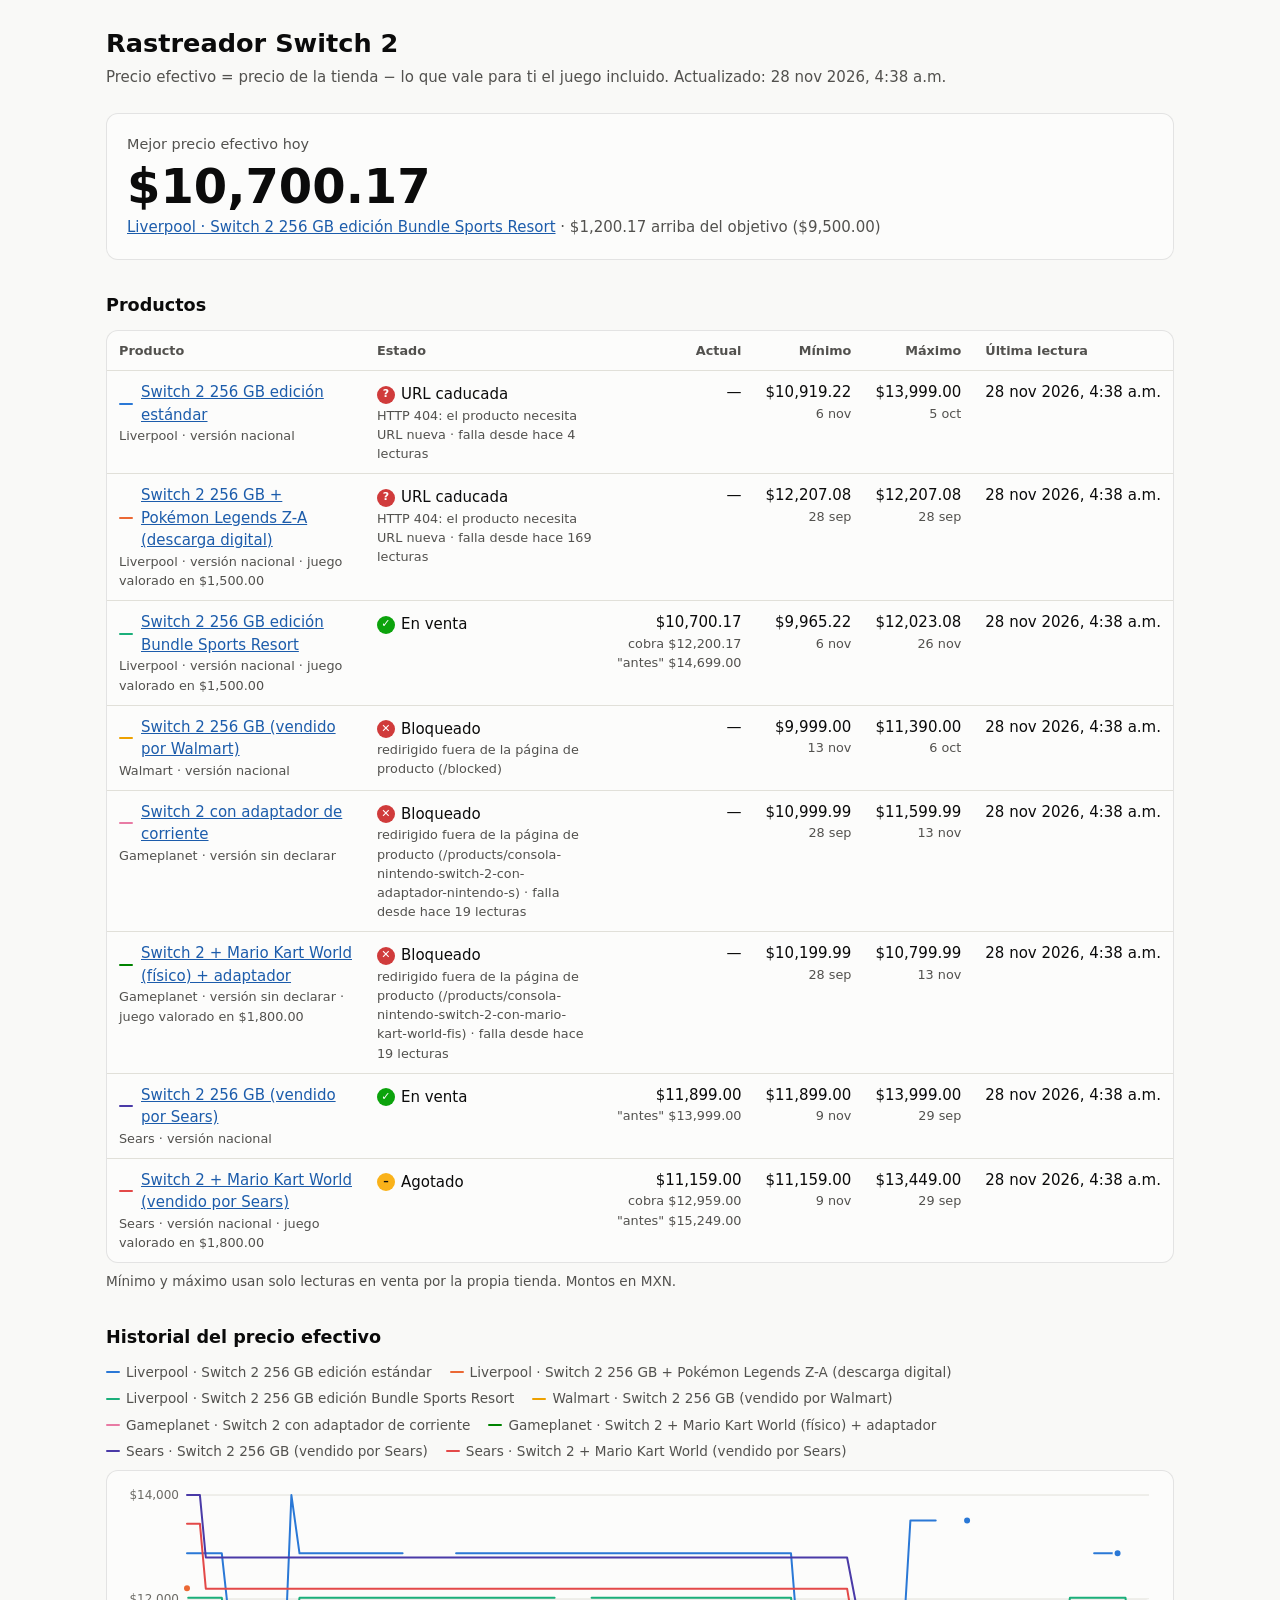
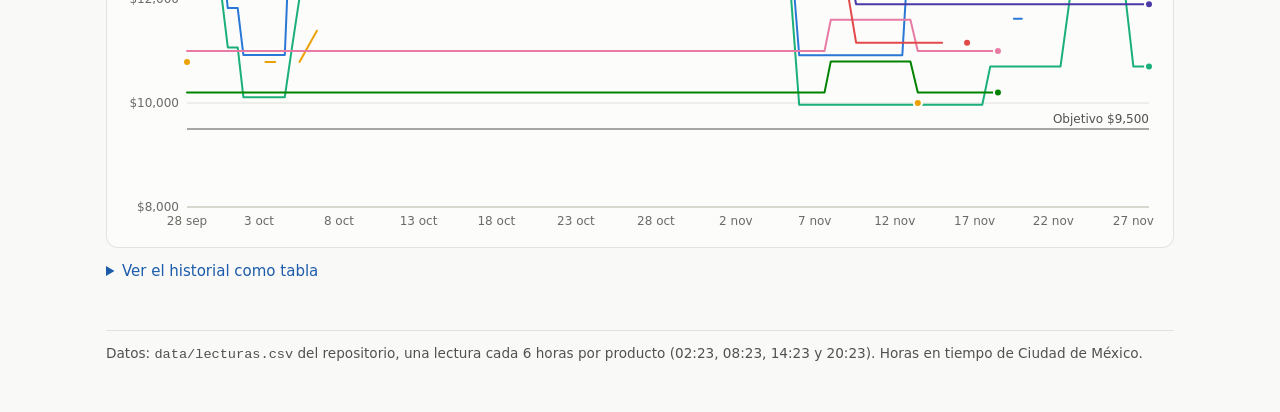
<file: docs/index.html>
<!doctype html>
<html lang="es-MX">
<head>
  <meta charset="utf-8">
  <meta name="viewport" content="width=device-width, initial-scale=1">
  <!-- GitHub Pages no permite cabeceras propias: la CSP va en <meta>.
       Solo scripts, estilos y datos de este mismo sitio; nada inline, nada externo. -->
  <meta http-equiv="Content-Security-Policy"
        content="default-src 'none'; script-src 'self'; style-src 'self'; img-src 'self' data:; connect-src 'self'; base-uri 'none'; form-action 'none'">
  <meta name="referrer" content="no-referrer">
  <title>Rastreador Switch 2</title>
  <link rel="icon" href="data:,">
  <link rel="stylesheet" href="estilos.css">
  <script src="app.js" defer></script>
</head>
<body>
  <main class="pagina">
    <header class="encabezado">
      <h1>Rastreador Switch 2</h1>
      <p class="subtitulo">
        Precio efectivo = precio de la tienda − lo que vale para ti el juego incluido.
        <span id="actualizado"></span>
      </p>
    </header>

    <section class="destacado" aria-labelledby="titulo-mejor">
      <h2 id="titulo-mejor" class="etiqueta">Mejor precio efectivo hoy</h2>
      <p id="mejor-valor" class="cifra">—</p>
      <p id="mejor-detalle" class="detalle"></p>
    </section>

    <section aria-labelledby="titulo-productos">
      <h2 id="titulo-productos">Productos</h2>
      <div class="tabla-contenedor">
        <table class="tabla" id="tabla-productos">
          <thead>
            <tr>
              <th scope="col">Producto</th>
              <th scope="col">Estado</th>
              <th scope="col" class="num">Actual</th>
              <th scope="col" class="num">Mínimo</th>
              <th scope="col" class="num">Máximo</th>
              <th scope="col">Última lectura</th>
            </tr>
          </thead>
          <tbody></tbody>
        </table>
      </div>
      <p class="nota">Mínimo y máximo usan solo lecturas en venta por la propia tienda. Montos en MXN.</p>
    </section>

    <section aria-labelledby="titulo-historial">
      <h2 id="titulo-historial">Historial del precio efectivo</h2>
      <ul class="leyenda" id="leyenda"></ul>
      <div class="grafica" id="grafica">
        <p class="vacio" id="grafica-vacia" hidden>Aún no hay lecturas válidas para graficar.</p>
      </div>
      <details class="detalles">
        <summary>Ver el historial como tabla</summary>
        <div class="tabla-contenedor">
          <table class="tabla" id="tabla-historial"><thead></thead><tbody></tbody></table>
        </div>
      </details>
    </section>

    <p class="error-carga" id="error-carga" role="alert" hidden></p>

    <footer class="pie">
      Datos: <code>data/lecturas.csv</code> del repositorio, una lectura cada 6 horas por producto (02:23, 08:23, 14:23 y 20:23).
      Horas en tiempo de Ciudad de México.
    </footer>
  </main>
</body>
</html>
</file>
<file: docs/estilos.css>
/* Tokens por rol. El modo oscuro son pasos propios de la misma paleta, no un filtro. */
:root {
  color-scheme: light;
  --plano: #f9f9f7;
  --superficie: #fcfcfb;
  --tinta: #0b0b0b;
  --tinta-2: #52514e;
  --tinta-tenue: #6b6a65;
  --reticula: #e1e0d9;
  --eje: #c3c2b7;
  --borde: rgba(11, 11, 11, 0.10);
  --enlace: #1c5cab;

  --series-1: #2a78d6; --series-2: #eb6834; --series-3: #1baf7a; --series-4: #eda100;
  --series-5: #e87ba4; --series-6: #008300; --series-7: #4a3aa7; --series-8: #e34948;

  --estado-bien: #0ca30c; --estado-aviso: #fab219; --estado-serio: #ec835a; --estado-critico: #d03b3b;
}

@media (prefers-color-scheme: dark) {
  :root:where(:not([data-theme="light"])) {
    color-scheme: dark;
    --plano: #0d0d0d;
    --superficie: #1a1a19;
    --tinta: #ffffff;
    --tinta-2: #c3c2b7;
    --tinta-tenue: #a3a29b;
    --reticula: #2c2c2a;
    --eje: #383835;
    --borde: rgba(255, 255, 255, 0.10);
    --enlace: #86b6ef;
    --series-1: #3987e5; --series-2: #d95926; --series-3: #199e70; --series-4: #c98500;
    --series-5: #d55181; --series-6: #008300; --series-7: #9085e9; --series-8: #e66767;
  }
}

* { box-sizing: border-box; }

body {
  margin: 0;
  background: var(--plano);
  color: var(--tinta);
  font: 15px/1.5 system-ui, -apple-system, "Segoe UI", sans-serif;
}

.pagina { max-width: 1100px; margin: 0 auto; padding: 24px 16px 48px; }
h1 { font-size: 1.6rem; margin: 0 0 4px; }
h2 { font-size: 1.1rem; margin: 32px 0 12px; }
a { color: var(--enlace); }
.subtitulo, .nota, .pie { color: var(--tinta-2); }
.subtitulo { margin: 0; }
.nota { font-size: 0.85rem; margin: 8px 0 0; }
.pie { font-size: 0.85rem; margin-top: 40px; border-top: 1px solid var(--reticula); padding-top: 12px; }

/* ---- cifra destacada */
.destacado {
  margin-top: 24px; padding: 20px; background: var(--superficie);
  border: 1px solid var(--borde); border-radius: 12px;
}
.destacado .etiqueta { font-size: 0.9rem; font-weight: 500; color: var(--tinta-2); margin: 0; }
.cifra { font-size: 3rem; font-weight: 600; margin: 4px 0; line-height: 1.1; }
.detalle { margin: 0; color: var(--tinta-2); }

/* ---- tablas */
.tabla-contenedor { overflow-x: auto; background: var(--superficie); border: 1px solid var(--borde); border-radius: 12px; }
.tabla { width: 100%; border-collapse: collapse; min-width: 760px; }
#tabla-productos td:first-child { min-width: 240px; }
#tabla-productos td:nth-child(2) { min-width: 190px; }
#tabla-productos td:last-child { white-space: nowrap; }
.tabla th, .tabla td { padding: 10px 12px; text-align: left; vertical-align: top; border-bottom: 1px solid var(--reticula); }
.tabla tbody tr:last-child td { border-bottom: 0; }
.tabla th { font-size: 0.8rem; font-weight: 600; color: var(--tinta-2); }
.tabla .num { text-align: right; font-variant-numeric: tabular-nums; white-space: nowrap; }
.secundario { display: block; font-size: 0.8rem; color: var(--tinta-2); }
.producto-nombre { display: flex; align-items: center; gap: 8px; font-weight: 500; }

/* clave de línea: identifica la serie sin teñir el texto */
.clave { flex: none; width: 14px; height: 2px; border-radius: 1px; background: var(--color-serie); }

/* ---- estado: icono + texto, nunca solo color */
.estado { display: inline-flex; align-items: center; gap: 6px; font-weight: 500; white-space: nowrap; }
.estado-icono {
  display: inline-grid; place-items: center; width: 18px; height: 18px; border-radius: 50%;
  font-size: 11px; font-weight: 700; color: #0b0b0b; background: var(--color-estado);
}
.estado-bien { --color-estado: var(--estado-bien); }
.estado-aviso { --color-estado: var(--estado-aviso); }
.estado-serio { --color-estado: var(--estado-serio); }
.estado-critico { --color-estado: var(--estado-critico); }
.estado-bien .estado-icono, .estado-critico .estado-icono { color: #ffffff; }
.estado-sin { --color-estado: var(--eje); }

/* ---- leyenda y gráfica */
.leyenda { list-style: none; display: flex; flex-wrap: wrap; gap: 6px 18px; padding: 0; margin: 0 0 8px; font-size: 0.85rem; color: var(--tinta-2); }
.leyenda li { display: flex; align-items: center; gap: 6px; }

.grafica {
  position: relative; background: var(--superficie); border: 1px solid var(--borde);
  border-radius: 12px; padding: 8px; min-height: 120px;
}
.grafica svg { display: block; width: 100%; height: auto; overflow: visible; }
.grafica svg:focus-visible { outline: 2px solid var(--enlace); outline-offset: 2px; border-radius: 8px; }
.vacio { color: var(--tinta-2); padding: 24px; margin: 0; }

.reticula { stroke: var(--reticula); stroke-width: 1; }
.eje { stroke: var(--eje); stroke-width: 1; }
.texto-eje { fill: var(--tinta-tenue); font-size: 12px; font-variant-numeric: tabular-nums; }
.objetivo { stroke: var(--tinta-2); stroke-width: 1; }
.texto-objetivo { fill: var(--tinta-2); font-size: 12px; }
.linea { fill: none; stroke-width: 2; stroke-linejoin: round; stroke-linecap: round; stroke: var(--color-serie); }
.punto { fill: var(--color-serie); stroke: var(--superficie); stroke-width: 2; }
.cursor { stroke: var(--tinta-tenue); stroke-width: 1; }
.zona-sensible { fill: transparent; cursor: crosshair; }

.serie-1 { --color-serie: var(--series-1); } .serie-2 { --color-serie: var(--series-2); }
.serie-3 { --color-serie: var(--series-3); } .serie-4 { --color-serie: var(--series-4); }
.serie-5 { --color-serie: var(--series-5); } .serie-6 { --color-serie: var(--series-6); }
.serie-7 { --color-serie: var(--series-7); } .serie-8 { --color-serie: var(--series-8); }
.serie-otra { --color-serie: var(--tinta-tenue); }

.tooltip {
  position: absolute; pointer-events: none; z-index: 1; min-width: 200px; max-width: 360px;
  background: var(--superficie); border: 1px solid var(--borde); border-radius: 8px;
  box-shadow: 0 4px 16px rgba(0, 0, 0, 0.12); padding: 8px 10px; font-size: 0.8rem;
}
.tooltip-fecha { color: var(--tinta-2); margin-bottom: 4px; }
.tooltip-fila { display: flex; align-items: center; gap: 8px; }
.tooltip-valor { font-weight: 600; color: var(--tinta); font-variant-numeric: tabular-nums; }
.tooltip-nombre { color: var(--tinta-2); overflow: hidden; text-overflow: ellipsis; white-space: nowrap; }

.detalles { margin-top: 12px; }
.detalles summary { cursor: pointer; color: var(--enlace); margin-bottom: 8px; }
.error-carga { color: var(--estado-critico); font-weight: 600; }
</file>
